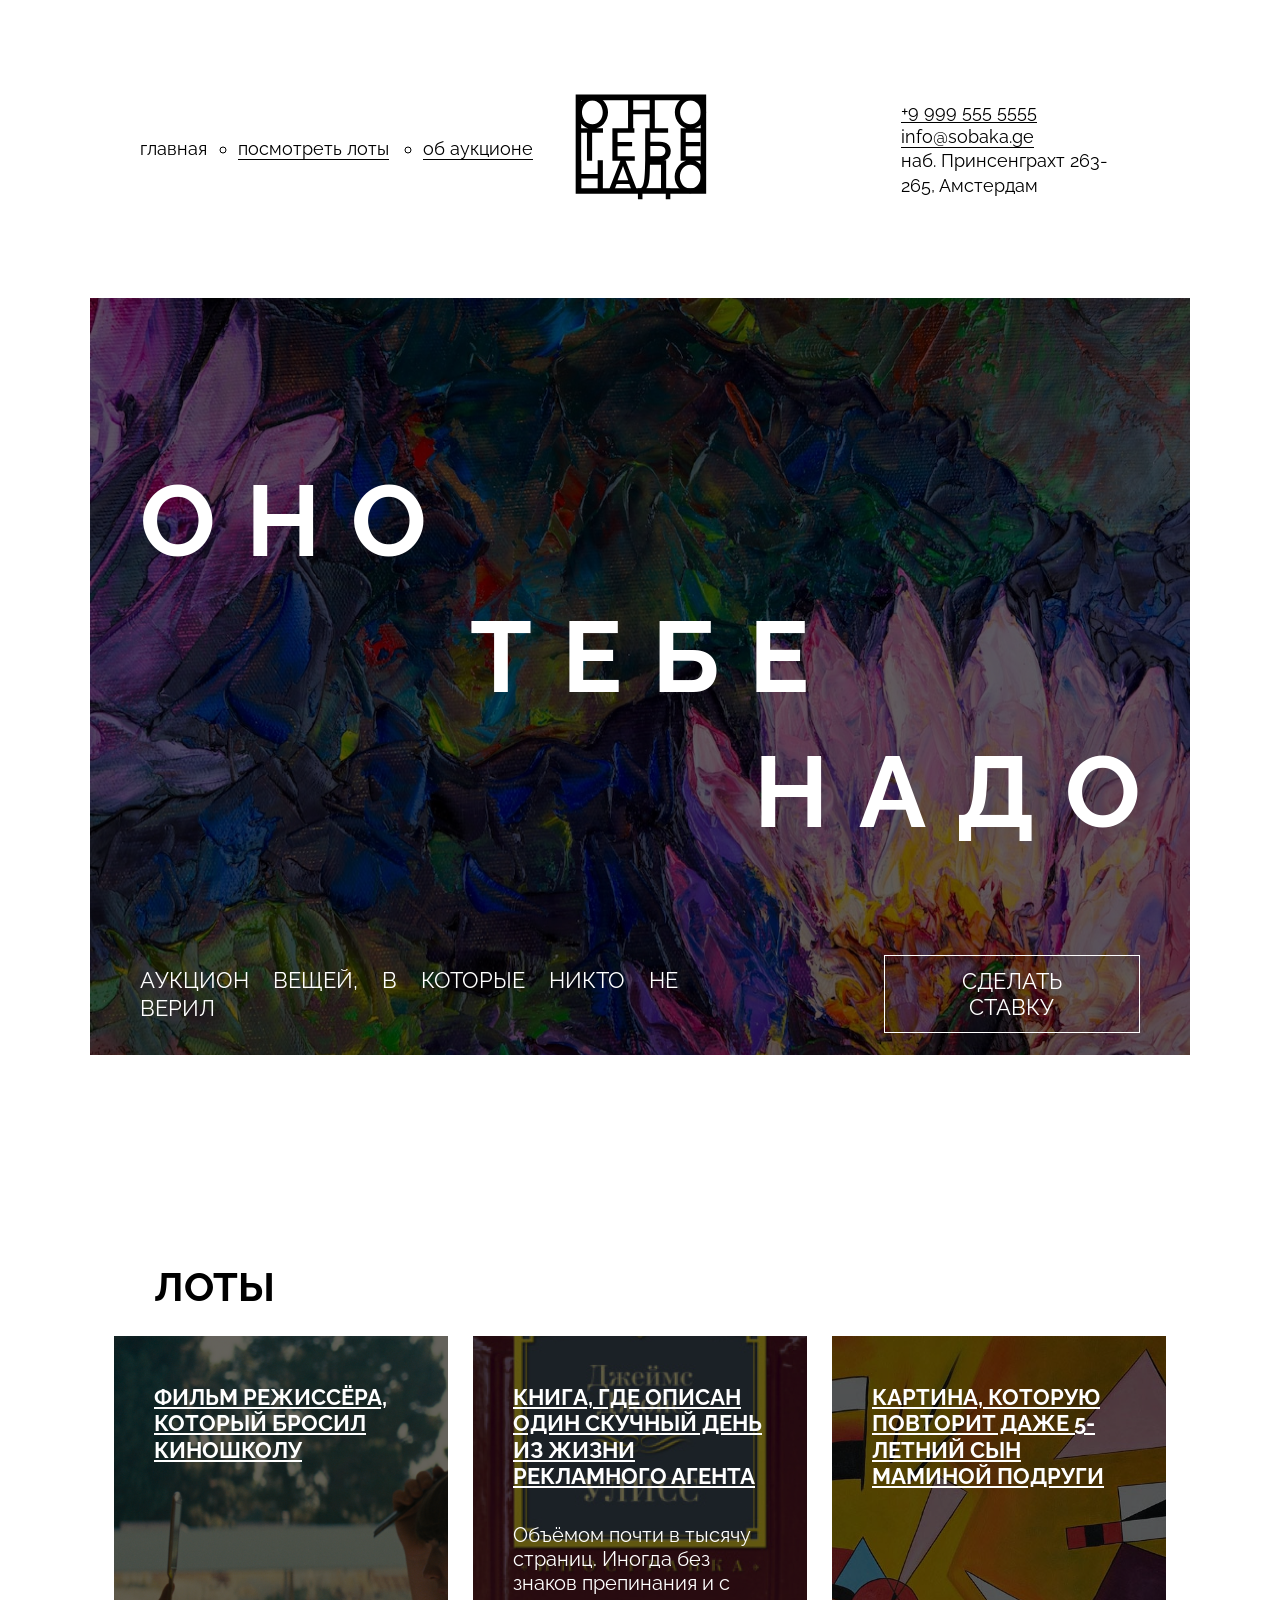
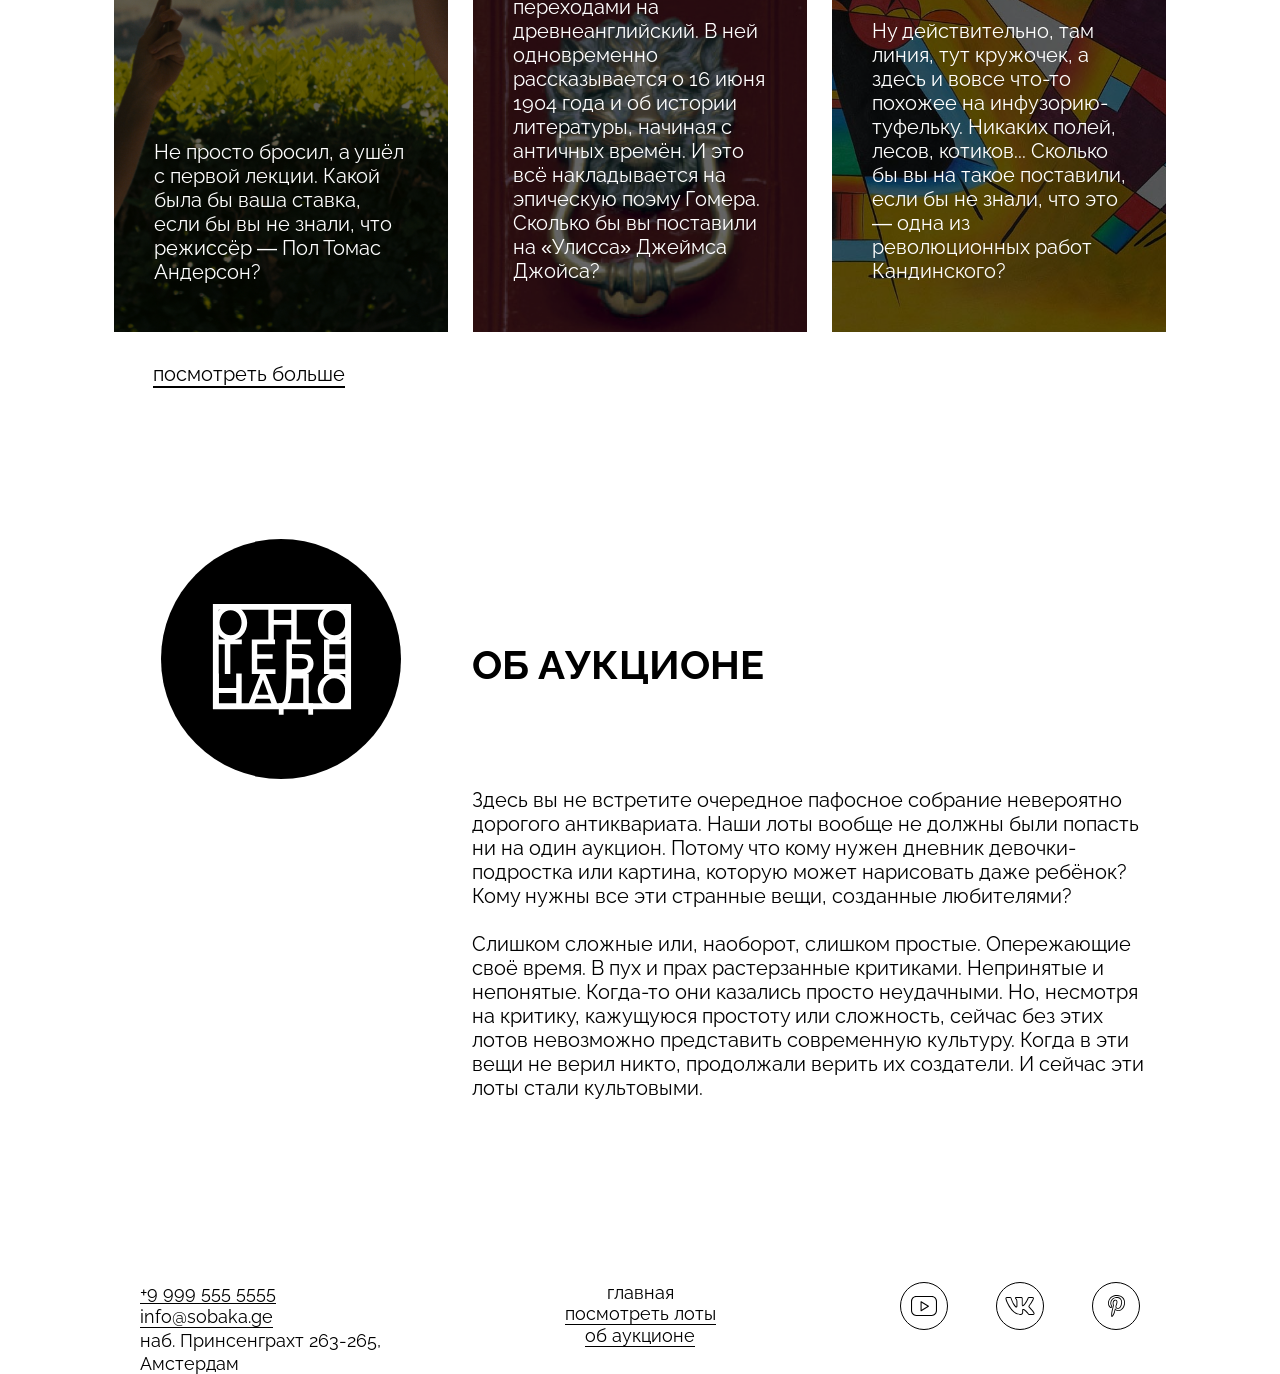
<file: ono-tebe-nado-fd-main/index.html>
<!DOCTYPE html>
<html lang="ru">
  <head>
    <meta charset="UTF-8" />
    <link rel="stylesheet" href="styles/style.css" />
    <link rel="stylesheet" href="fonts/fonts.css" />
    <link rel="stylesheet" href="styles/global.css" />
    <meta http-equiv="X-UA-Compatible" content="IE=edge" />
    <meta name="viewport" content="width=device-width, initial-scale=1.0" />
    <title>Оно тебе надо — аукцион вещей, в которые никто не верил</title>
  </head>
  <body>
    <header>
      <nav class="header__menu">
        <span class="header__links-list header__links-list-item">главная</span>
        <ul class="header_menu_circle">
          <li>
            <span href="dpf" class="header__links-list-item header_underline"
              >посмотреть лоты</span
            >
          </li>
          <li>
            <span href="dpf" class="header__links-list-item header_underline"
              >об аукционе</span
            >
          </li>
        </ul>
      </nav>
      <a class="logo">
        <img class="logo_image" src="images/logo-black.svg" alt="логотип" />
      </a>
      <address class="header__address">
        <a href="tel:+99995555555" class="header_underline telephone"
          >+9 999 555 5555</a
        >
        <a href="mailto:info@sobaka.ge" class="header_underline gmail"
          >info@sobaka.ge</a
        >
        <span class="address_line">наб. Принсенграхт 263-265, Амстердам</span>
      </address>
    </header>
    <main>
      <section class="cover">
        <div class="overlay"></div>
        <h1 class="cover_title">
          <span class="aligned-text aligned-text_left">ОНО</span>
          <span class="aligned-text aligned-text_center">ТЕБЕ</span>
          <span class="aligned-text aligned-text_right">НАДО</span>
        </h1>
        <div class="description">
          <p class="cover__description-text">
            Аукцион вещей, в которые никто не верил
          </p>
          <button class="bet-button">СДЕЛАТЬ СТАВКУ</button>
        </div>
      </section>
      <section class="lots">
        <h2 class="title_lots">ЛОТЫ</h2>
        <ul class="card_lots">
          <li class="content_lots_regisur">
            <div class="image_regisur">
              <div class="overlay_lots"></div>
              <article class="lots_underline">
                Фильм режиссёра, который бросил киношколу
              </article>
            </div>
            <p class="text_regisur text-lots">
              Не просто бросил, а ушёл с первой лекции. Какой была бы ваша
              ставка, если бы вы не знали, что режиссёр — Пол Томас Андерсон?
            </p>
          </li>
          <li class="content_lots_book">
            <div class="image_book">
              <div class="overlay_lots"></div>
              <article class="lots_underline">
                Книга, где описан один скучный день из жизни рекламного агента
              </article>
            </div>
            <p class="text_book text-lots">
              Объёмом почти в тысячу страниц. Иногда без знаков препинания и с
              переходами на древнеанглийский. В ней одновременно рассказывается
              о 16 июня 1904 года и об истории литературы, начиная с античных
              времён. И это всё накладывается на эпическую поэму Гомера. Сколько
              бы вы поставили на «Улисса» Джеймса Джойса?
            </p>
          </li>
          <li class="content_lots_cartina">
            <div class="image_cartina">
              <div class="overlay_lots"></div>
              <article class="lots_underline">
                Картина, которую повторит даже 5-летний сын маминой подруги
              </article>
            </div>
            <p class="text_cartins text-lots">
              Ну действительно, там линия, тут кружочек, а здесь и вовсе что-то
              похожее на инфузорию- туфельку. Никаких полей, лесов, котиков...
              Сколько бы вы на такое поставили, если бы не знали, что это — одна
              из революционных работ Кандинского?
            </p>
          </li>
        </ul>
        <p class="after_lots">посмотреть больше</p>
      </section>
      <section class="about">
        <div class="about_header">
          <div class="about_logo_circle">
            <img class="logo_image_about" src="images/logo-white.svg" alt="логотип" />
          </div>
          <h1 class="about_title">Об аукционе</h1>
        </div>
        <div class="about_text">
          <p>
            Здесь вы не встретите очередное пафосное собрание невероятно
            дорогого антиквариата. Наши лоты вообще не должны были попасть ни на
            один аукцион. Потому что кому нужен дневник девочки-подростка или
            картина, которую может нарисовать даже ребёнок? Кому нужны все эти
            странные вещи, созданные любителями?
          </p>
          <p>
            Слишком сложные или, наоборот, слишком простые. Опережающие своё
            время. В пух и прах растерзанные критиками. Непринятые и непонятые.
            Когда-то они казались просто неудачными. Но, несмотря на критику,
            кажущуюся простоту или сложность, сейчас без этих лотов невозможно
            представить современную культуру. Когда в эти вещи не верил никто,
            продолжали верить их создатели. И сейчас эти лоты стали культовыми.
          </p>
        </div>
      </section>
    </main>
    <footer class="content-section">
      <div class="footer_address">
        <a href="tel:+99995555555" class="footer_menu_underline">+9 999 555 5555</a>
        <a href="mailto:info@sobaka.ge" class="footer_menu_underline">info@sobaka.ge</a>
        <span class="address_line_footer">наб. Принсенграхт 263-265,</span>
        <span class="address_line_footer">Амстердам</span>
      </div>
      <address class="footer_menu">
        <a>главная</a>
        <a href="#" class="footer_menu_underline">посмотреть лоты</a>
        <a href="#" class="footer_menu_underline">об аукционе</a>
      </address>
      <div class="footer_social">
        <a href="index.html">
           <img class="social" src="images/yt.svg" alt="yt" />
        </a>
        <a href="index.html">
          <img class="social" src="images/vk.svg" alt="vk" />
        </a>
        <a href="index.html">
          <img class="social" src="images/pinterest.svg" alt="pinterest" />
        </a>
      </div>
    </footer>
  </body>
</html>
</file>
<file: ono-tebe-nado-fd-main/styles/style.css>
header{
  display:grid;
  grid-template-columns: 1fr min-content 1fr;
  align-items: center;
  padding-left: 50px;
  padding-right: 50px;
}

.header__menu {
  font-family: Raleway, sans-serif;
  font-weight: normal;
  font-weight: 400;
  padding-top:128px ;
  padding-bottom: 138px;
  display:flex;
  gap: 31px;
  font-size:18px;
}
.header__links-list-item{
  padding-top:10px;
}
.header_underline{
  border-bottom: 1px solid #000; 
  display: inline-block;
}
.header__links-list-item {
  list-style: circle;
}

.header_menu_circle {
  display: flex;
  gap:34px;
  list-style:circle;
}

.logo {
  display: block;
}

.logo_image {
  max-width:136px;
   width: 148px;
  height: 114px;
}

.header__address {
  font-family: Raleway, sans-serif;
  font-weight: normal;
  font-size:18px;
  list-style-type: none;
  display:flex;
  flex-direction: column;
  align-items: flex-start;
  max-width: 200px;
  justify-self: end;
  word-wrap: break-word;
  font-style: normal;
  margin-right:39px;
}
.telephone {
  margin-bottom: 5px; 
}

.gmail {
  margin-top: -2px; 
}

.address_line {
  width:230px;
  line-height:25px;
}
.overlay {
  position: absolute;
  background: rgba(0, 0, 0, 1);
  opacity: 60%;
  width: 100%;
  height: 100%;
  top: 0;
  left: 0;
  height:757px;
}

.cover{
  width: 1100px;
  min-height: 757px;
  background-image: url(../images/cover.jpg);
  background-repeat: no-repeat;
  background-size: 1100px 757px;
  margin-bottom: 180px;
  padding: 165px 50px 61px 50px;
  position: relative;
}

.cover_title{
  color: #FFFFFF;
  font-family: Raleway, sans-serif;
  font-size: 100px;
  font-weight: 700;
  line-height: 114,9%;
  letter-spacing: 30%;
  text-transform: uppercase;
  position: relative;
  z-index:3;
}

.aligned-text{
  display: flex;
  flex-direction: column;
  font-size: 100px;
  line-height: 115px;
  letter-spacing: 30px;
  color: #fff;
  position: relative;
  z-index: 3;
}

.aligned-text_left{
  text-align: left;
}

.aligned-text_center{
  text-align: center;
  padding-top:21px;
  padding-left:29px;
}

.aligned-text_right{
  text-align: right;
  padding-top:20px;
  padding-left:614px;
}

.description {
  font-family: Raleway, sans-serif;
  font-weight: normal;
  position: relative;
  display: flex;
  justify-content: end;
  align-items: center;
  gap: 109px;
  margin-top: 106px;
  color: #fff;
  letter-spacing: 0%;
  z-index: 1;
}

.cover__description-text {
  font-size: 22px;
  font-weight: 400;
  line-height: 28px;
  letter-spacing: 90%;
  word-spacing: 18px;
  text-transform: uppercase;
  position: relative;
  z-index: 2;
}

 .bet-button {
  font-family: Raleway, sans-serif;
  font-weight: normal;
  padding: 12px 32px;
  border: 1px solid #fff;
  background: transparent;
  color: #fff;
  font-size: 22px;
  text-transform: uppercase;
  position: relative;
  z-index: 2;
} 

.title_lots{
  font-size: 40px;
  font-weight: bold;
  padding-left: 64px;
  margin-top:-11px;
  padding-bottom: 26px;
}

.card_lots{
  display:grid;
  grid-template-columns: 1fr 1fr 1fr;
  padding-left: 24px;
  padding-right: 24px;
  gap: 25px;
}

.content_lots_regisur {
  width: 334px;
  min-height: 596px;
  background-image: url(../images/card-lot-01.jpg);
  background-repeat: no-repeat;
  position: relative;
   background-size: cover;
  background-position: center;
}

.content_lots_book {
  width: 334px;
  min-height: 596px;
  background-image: url(../images/card-lot-02.jpg);
  background-repeat: no-repeat;
  position: relative;
   background-size: cover;
  background-position: center;
}

.content_lots_cartina {
  width: 334px;
  min-height: 596px;
  background-image: url(../images/card-lot-03.jpg);
  background-repeat: no-repeat;
  position: relative;
   background-size: cover;
  background-position: center;
}

.card_lots{
  list-style: none;
}

article {
  width: 300px;
  height: 82px;
  padding-left: 40px;
  padding-top: 48px;
  font-family: Raleway, sans-serif;
  font-weight: 700;
  font-style: bold;
  font-size: 22px;
  line-height: 120%;
  text-transform: uppercase;
  text-decoration: underline;
  text-decoration-style: solid;
  color: #FFFFFF;
  offset: 0%;
 text-decoration-thickness: 0%;
}
 .lots_underline{
text-decoration:underline;
  text-underline-offset:2px;
}


.text-lots{
  font-family: Raleway, sans-serif;
  font-weight: normal;
  font-size: 20px;
  line-height: 120%;
  padding-left: 40px;
  color: #FFFFFF;
  padding-bottom: 48px;
}

.overlay_lots {
  position: absolute;
  background: rgba(0, 0, 0, 1);
  opacity: 60%;
  width: 100%;
  height: 100%;
  top: 0;
  left: 0;
}

.text_book{
  font-family: Raleway, sans-serif;
  font-weight: normal;
  width: 294px;
  height: 360px;
  padding-bottom: 60px;
  position: relative;
  display: flex;
  align-items: center;
  gap: 78px;
  margin-top: 135px;
  color: #fff;
  z-index: 2;
}
.text_regisur{
  font-family: Raleway, sans-serif;
  font-weight: normal;
  width: 295px;
  height: 144px;
  padding-top: 309px;
  padding-bottom: 48px;
  position: relative;
  display: flex;
  align-items: center;
  gap: 78px;
  margin-top: 85px;
  color: #fff;
  z-index: 2;
}
.text_cartins{
  width: 297px;
  height:264px;
  padding-top:200px;
  padding-bottom: 48px;
  font-family: Raleway, sans-serif;
  font-weight: normal;
  position: relative;
  display: flex;
  align-items: center;
  gap: 78px;
  margin-top: 125px;
  color: #fff;
  z-index: 2;
}
.after_lots{
  padding-left: 63px;
  padding-top: 32px;
  font-family: Raleway, sans-serif;
  font-weight: normal;
  font-size:20px;
  line-height: 100%;
  text-decoration: underline;
  text-underline-offset:5px;
}
.about {
  margin: 0 auto;
  font-family: Raleway, sans-serif;
  display: grid; 
  grid-template-columns: 310px 1fr; 
  grid-template-rows: auto auto; 
  gap: 72px; 
  align-items: start;
}
.about_header {
  display: contents; 
}
.about_logo_circle {
  width: 240px;
  height: 240px;
  background-color: black;
  border-radius: 50%;
  display: flex;
  align-items: center;
  justify-content: center;
  grid-column: 1; 
  grid-row: 1; 
  margin-left: 71px;
  margin-top: 155px;
}
.logo_image_about {
 transform:scale(0.6);
}
.about_title {
  font-size: 40px;
  font-weight: bold;
  margin: 0;
  text-transform: uppercase;
  grid-column: 2;
  grid-row: 1;
  margin-top: 257px;
}
.about_text {
  font-family: Raleway, sans-serif;
  font-weight: normal;
  font-size: 20px;
  line-height: 24px;
  grid-column: 2; 
  grid-row: 2; 
  margin-top: -63px;
  width:688px;
}
.about_text p {
  margin-bottom: 24px;
}

footer {
  display: grid;
  grid-template-columns: 1fr auto 1fr;
  align-items: start;
  padding-left: 50px;
  padding-right: 50px;
   margin-top: 158px;
  font-size:18px;
}
.footer_address {
  font-family: Raleway, sans-serif;
  font-weight: normal;
  display: flex;
  flex-direction: column;
  align-items: flex-start;
  justify-self: start;
  max-width: 350px;
  word-wrap: break-word;
  gap:2px;
}
.address-line {
  line-height: 1;
  margin: 0;
}
.footer_menu {
  font-family: Raleway, sans-serif;
  font-weight: normal;
  font-style:normal;
  display: flex;
  flex-direction: column;
  align-items: center;
  justify-self: center;
}

.footer_menu_underline{
  border-bottom: 1px solid;
}

.footer_social {
  display: flex;
  flex-direction: row;
  align-items: center;
  justify-self: end;
  gap:48px;
}

.social {
  width: 48px;
  height: 48px;
}
</file>
<file: ono-tebe-nado-fd-main/fonts/fonts.css>
@font-face {
  font-family: Raleway;
  src:
    url(./Raleway-Regular.woff2) format('woff2'),
    url(./Raleway-Regular.woff) format('woff');
  font-weight: normal;
  font-display: swap;
}

@font-face {
  font-family: Raleway;
  src:
    url(./Raleway-Bold.woff2) format('woff2'),
    url(./Raleway-Bold.woff) format('woff');
  font-weight: bold;
  font-display: swap;
}
</file>
<file: ono-tebe-nado-fd-main/styles/global.css>
*,
*::before,
*::after {
  box-sizing: border-box;
}

body {
  width: 1100px;
  margin: 0 auto;
  font-family: Raleway, sans-serif;
}

h1,
h2,
h3,
h4,
h5,
h6,
p,
ul,
ol,
li,
blockquote {
  margin: 0;
  padding: 0;
}

a {
  color: inherit;
  text-decoration: none;
}

img {
  width: 100%;
}

button {
  font: inherit;
}
</file>
